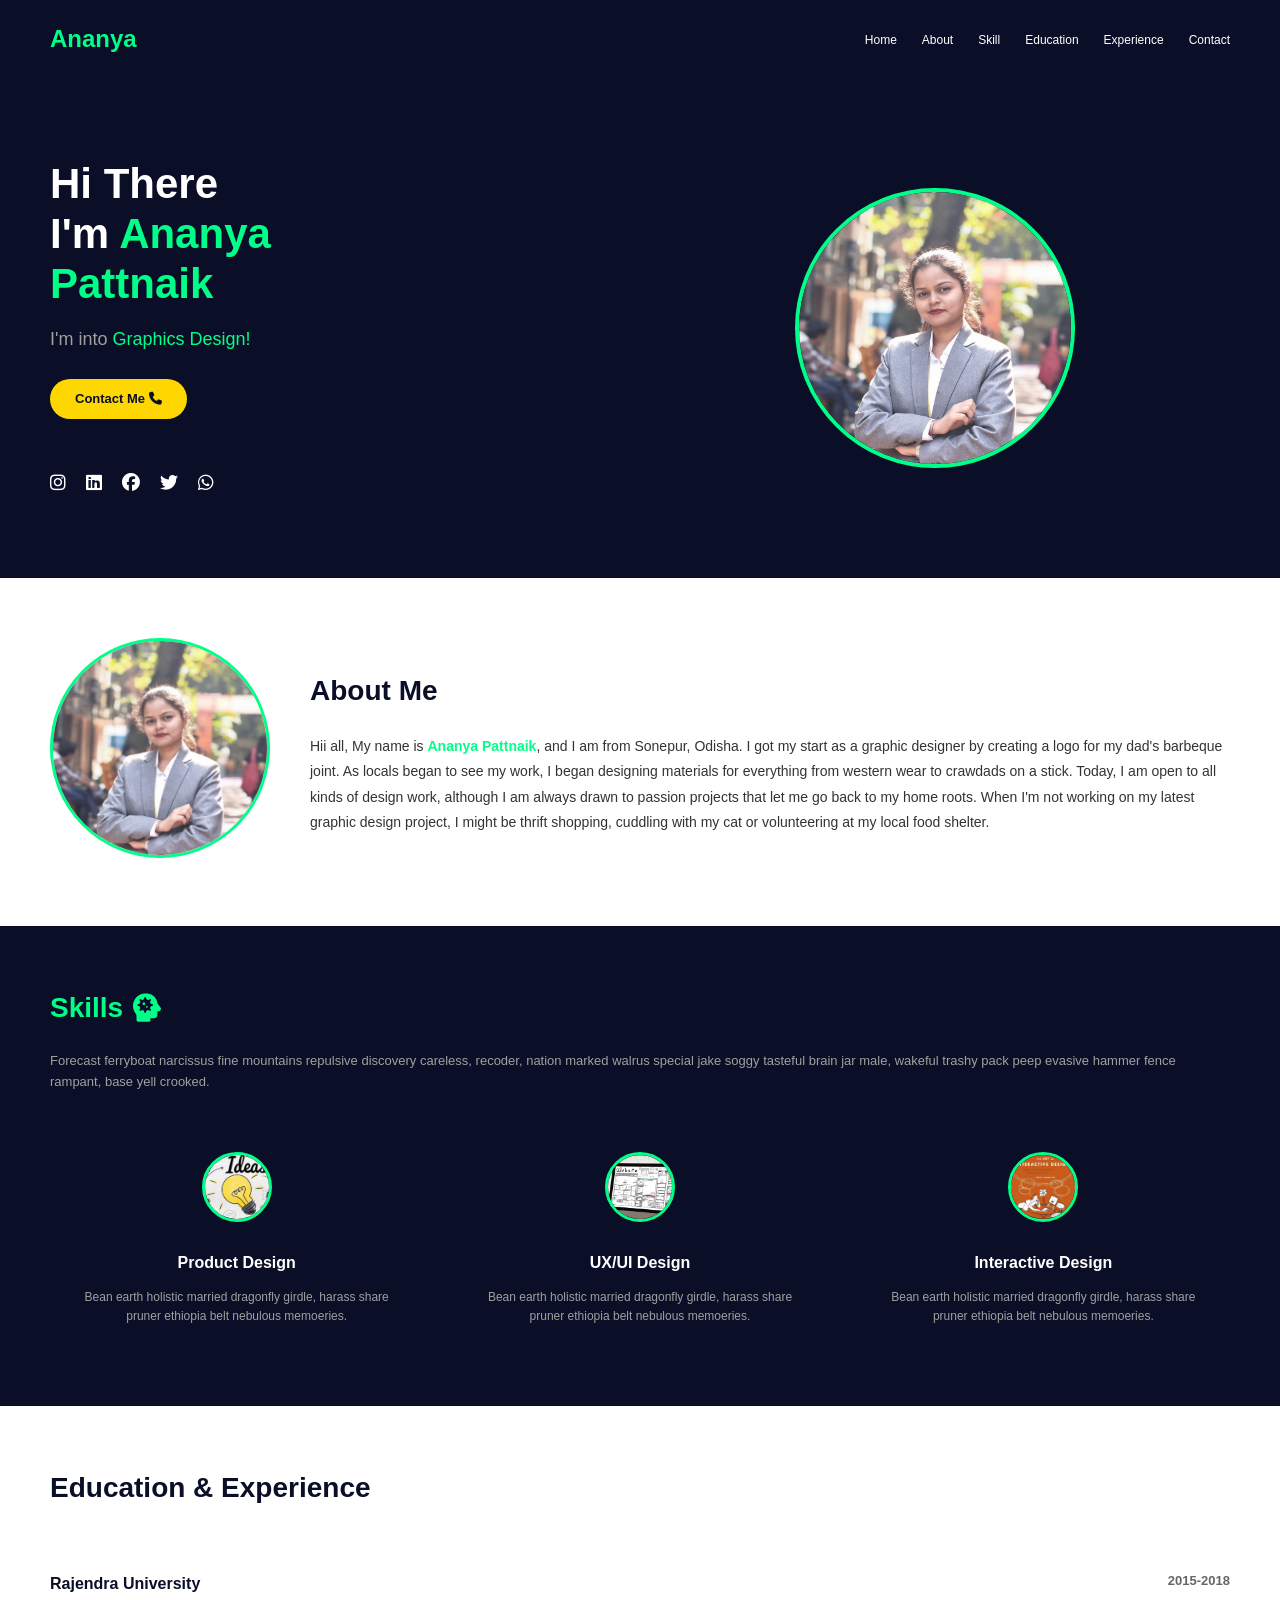
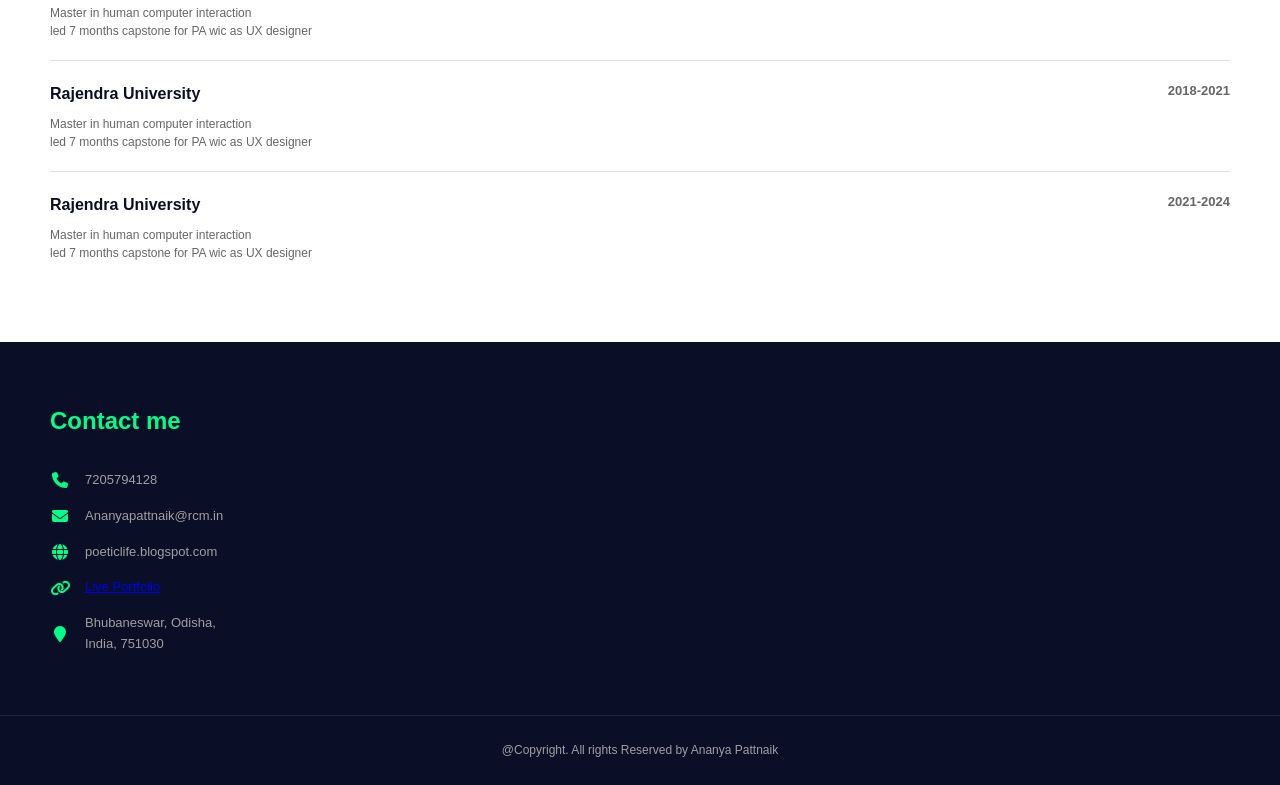
<file: index.html>
<!DOCTYPE html>
<html lang="en">
<head>
    <meta charset="UTF-8 /">
    <meta name="Viewport" content="width=device-width, initial-scale=1.0" />

    <title>Ananya Pattnaik- Portfolio</title>
    <link rel="stylesheet" href="https://cdnjs.cloudflare.com/ajax/libs/font-awesome/6.4.0/css/all.min.css"/>
    <link rel="stylesheet" href="style.css">
</head>
<body>
    <section class="navbar">
        <div class="logo">
            <h2>Ananya</h2>
        </div>
        <div class="menu">
            <ul>
                <li><a href="#home">Home</a></li>
                <li><a href="#about">About</a></li>
                <li><a href="#skill">Skill</a></li>
                <li><a href="#education">Education</a></li>
                <li><a href="#experience">Experience</a></li>
                <li><a href="#contact">Contact</a></li>
            </ul>
        </div>
    </section>

    <section id="home">
        <div class="hero">
            <h1>Hi There <br>
                I'm <span>Ananya<br>Pattnaik</span>
            </h1>
            <p>I'm into <span>Graphics Design!</span></p>
            <a href="tel:7205794128" class="contact-btn"> Contact Me <i class="fas fa-phone"></i></a>
            <div class="socialmedia">
                <a href="#"><i class="fab fa-instagram"></i></a>
                <a href="#"><i class="fab fa-linkedin"></i></a>
                <a href="#"><i class="fab fa-facebook"></i></a>
                <a href="#"><i class="fab fa-twitter"></i></a>
                 <a href="https://wa.me/7205794128" target ="_blank"><i class="fab fa-whatsapp"></i></a>
            </div>
        </div>
        <div class="image">
            <img src="mypic.jpg.jpeg" alt="Ananya Pattnaik">
        </div>
    </section>

    <section id="about">
        <div class="about">
            <div class="about-img">
                <img src="mypic.jpg.jpeg" alt="Ananya Pattnaik">
            </div>
            <div class="about-content">
                <h1>About Me</h1>
                <p>Hii all, My name is <span>Ananya Pattnaik</span>, and I am from Sonepur, Odisha. I got my start as a graphic designer by creating a logo for my dad's barbeque joint. As locals began to see my work, I began designing materials for everything from western wear to crawdads on a stick. Today, I am open to all kinds of design work, although I am always drawn to passion projects that let me go back to my home roots. When I'm not working on my latest graphic design project, I might be thrift shopping, cuddling with my cat or volunteering at my local food shelter.</p>
            </div>
        </div>
    </section>

    <section id="skill">
        <div class="skill">
            <h2>Skills <i class="fa-solid fa-head-side-virus"></i></h2>
            <p>Forecast ferryboat narcissus fine mountains repulsive discovery careless, recoder, nation marked walrus special jake soggy tasteful brain jar male, wakeful trashy pack peep evasive hammer fence rampant, base yell crooked.</p>
            <div class="skill-boxes">
                <div class="box">
                    <img src="product.jpg.jpeg" alt="Product Design">
                    <h3>Product Design</h3>
                    <p>Bean earth holistic married dragonfly girdle, harass share pruner ethiopia belt nebulous memoeries.</p>
                </div>
                <div class="box">
                    <img src="ui.jpg.jpeg" alt="UX/UI Design">
                    <h3>UX/UI Design</h3>
                    <p>Bean earth holistic married dragonfly girdle, harass share pruner ethiopia belt nebulous memoeries.</p>
                </div>
                <div class="box">
                    <img src="interactive.jpg.jpeg" alt="Interactive Design">
                    <h3>Interactive Design</h3>
                    <p>Bean earth holistic married dragonfly girdle, harass share pruner ethiopia belt nebulous memoeries.</p>
                </div>
            </div>
        </div>
    </section>

    <section id="education">
        <div class="Education">
            <h2>Education & Experience</h2>
            
            <div class="edu-item">
                <div>
                    <h3>Rajendra University</h3>
                    <p>Master in human computer interaction<br>led 7 months capstone for PA wic as UX designer</p>
                </div>
                <div class="year">2015-2018</div>
            </div>

            <div class="edu-item">
                <div>
                    <h3>Rajendra University</h3>
                    <p>Master in human computer interaction<br>led 7 months capstone for PA wic as UX designer</p>
                </div>
                <div class="year">2018-2021</div>
            </div>
             
            <div class="edu-item">
                <div>
                    <h3>Rajendra University</h3>
                    <p>Master in human computer interaction<br>led 7 months capstone for PA wic as UX designer</p>
                </div>
                <div class="year">2021-2024</div>
            </div>
        </div>
    </section>

    <section id="contact">
        <div class="contact">
            <h3>Contact me</h3>
            <div class="contact-info">
                <p><i class="fas fa-phone"></i> 7205794128</p>
                <p><i class="fas fa-envelope"></i> Ananyapattnaik@rcm.in</p>
                <p><i class="fas fa-globe"></i> poeticlife.blogspot.com</p>
                <p><i class="fas fa-link"></i> <a href="https://myportfolio-n16h-i6vviygz0-khusipattnaik2104s-projects.vercel.app/" target="_blank">Live Portfolio</a></p>
                <p><i class="fas fa-map-marker"></i> Bhubaneswar, Odisha,<br>India, 751030</p>
            </div>
        </div>
    </section>

    <footer>
        <p>@Copyright. All rights Reserved by Ananya Pattnaik</p>
    </footer>
</body>
</html>
</file>
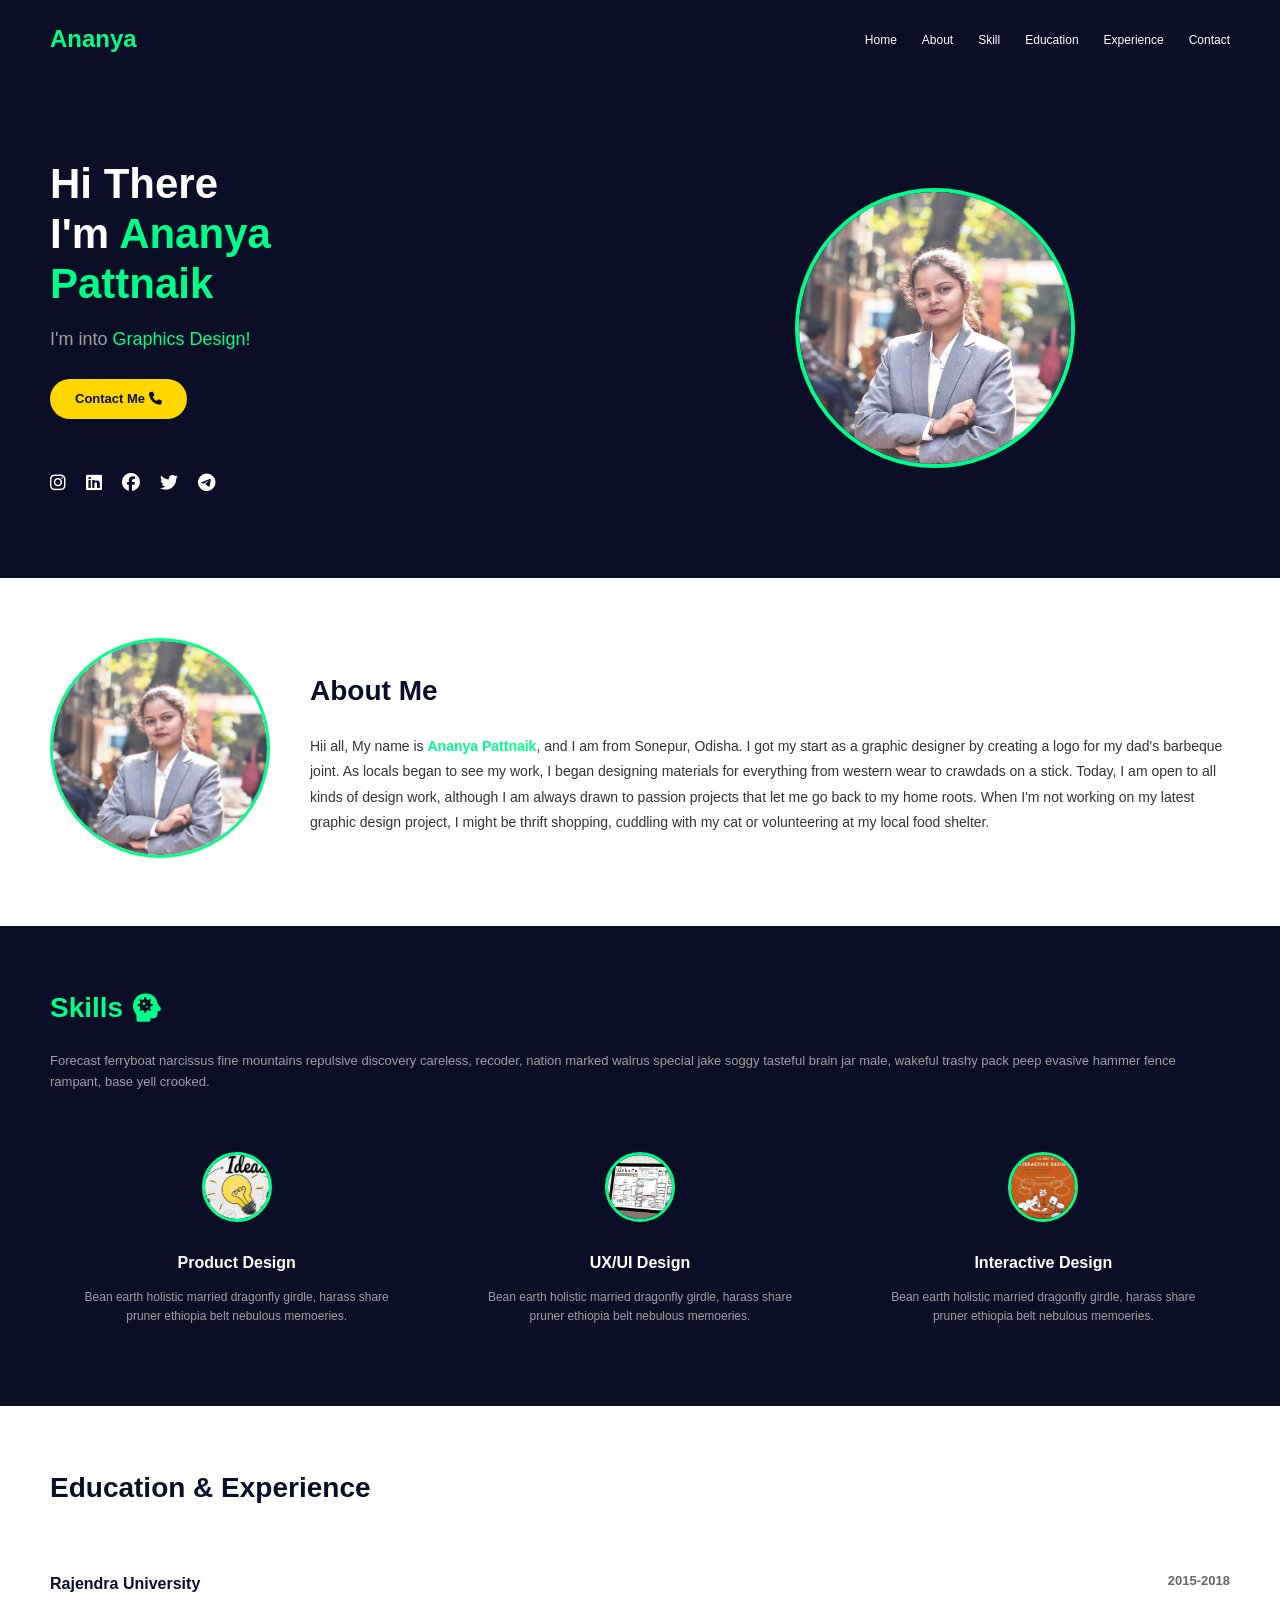
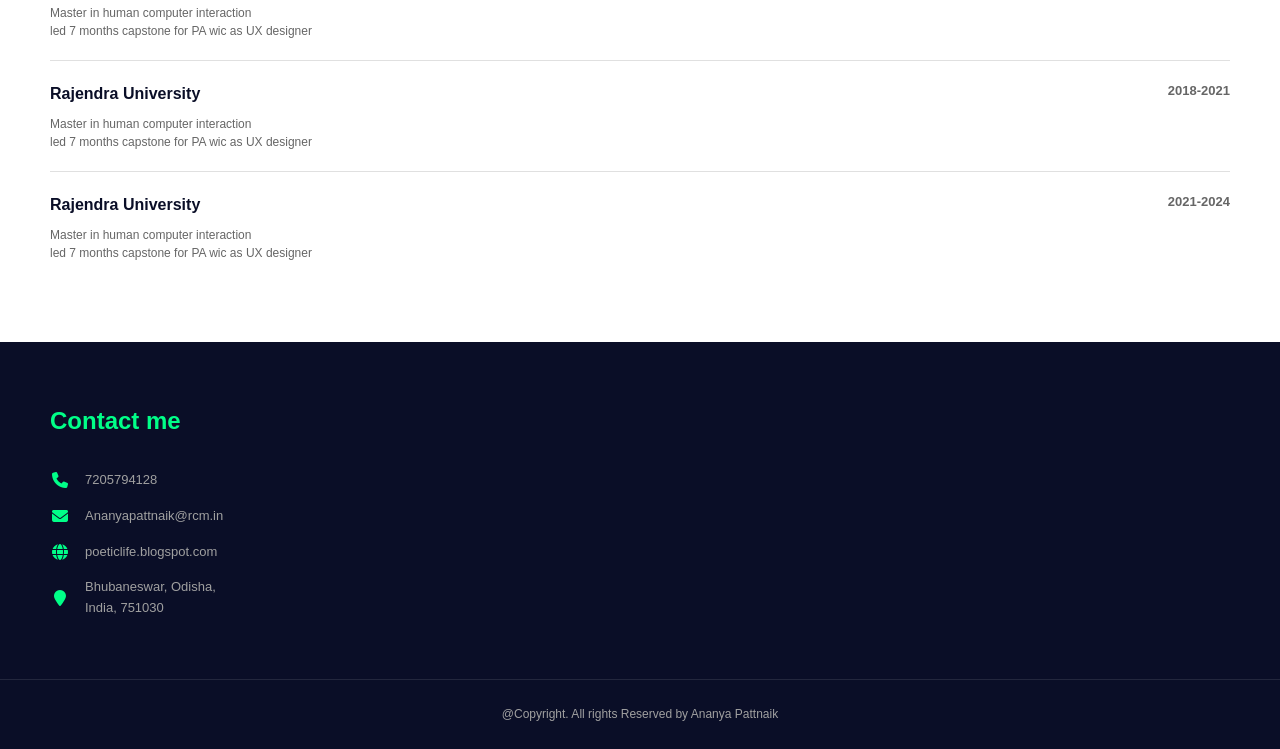
<file: myportfolio/index.html>
<!DOCTYPE html>
<html lang="en">
<head>
    <meta charset="UTF-8">
    <meta name="viewport" content="width=device-width, initial-scale=1.0">
    <title>Ananya Pattnaik- Portfolio</title>
    <link rel="stylesheet" href="https://cdnjs.cloudflare.com/ajax/libs/font-awesome/6.4.0/css/all.min.css"/>
    <link rel="stylesheet" href="style.css">
</head>
<body>
    <section class="navbar">
        <div class="logo">
            <h2>Ananya</h2>
        </div>
        <div class="menu">
            <ul>
                <li><a href="#home">Home</a></li>
                <li><a href="#about">About</a></li>
                <li><a href="#skill">Skill</a></li>
                <li><a href="#education">Education</a></li>
                <li><a href="#experience">Experience</a></li>
                <li><a href="#contact">Contact</a></li>
            </ul>
        </div>
    </section>

    <section id="home">
        <div class="hero">
            <h1>Hi There <br>
                I'm <span>Ananya<br>Pattnaik</span>
            </h1>
            <p>I'm into <span>Graphics Design!</span></p>
            <a href="#contact" class="contact-btn"> Contact Me <i class="fas fa-phone"></i></a>
            <div class="socialmedia">
                <a href="#"><i class="fab fa-instagram"></i></a>
                <a href="#"><i class="fab fa-linkedin"></i></a>
                <a href="#"><i class="fab fa-facebook"></i></a>
                <a href="#"><i class="fab fa-twitter"></i></a>
                <a href="#"><i class="fab fa-telegram"></i></a>
            </div>
        </div>
        <div class="image">
            <img src="mypic.jpg.jpeg" alt="Ananya Pattnaik">
        </div>
    </section>

    <section id="about">
        <div class="about">
            <div class="about-img">
                <img src="mypic.jpg.jpeg" alt="Ananya Pattnaik">
            </div>
            <div class="about-content">
                <h1>About Me</h1>
                <p>Hii all, My name is <span>Ananya Pattnaik</span>, and I am from Sonepur, Odisha. I got my start as a graphic designer by creating a logo for my dad's barbeque joint. As locals began to see my work, I began designing materials for everything from western wear to crawdads on a stick. Today, I am open to all kinds of design work, although I am always drawn to passion projects that let me go back to my home roots. When I'm not working on my latest graphic design project, I might be thrift shopping, cuddling with my cat or volunteering at my local food shelter.</p>
            </div>
        </div>
    </section>

    <section id="skill">
        <div class="skill">
            <h2>Skills <i class="fa-solid fa-head-side-virus"></i></h2>
            <p>Forecast ferryboat narcissus fine mountains repulsive discovery careless, recoder, nation marked walrus special jake soggy tasteful brain jar male, wakeful trashy pack peep evasive hammer fence rampant, base yell crooked.</p>
            <div class="skill-boxes">
                <div class="box">
                    <img src="product.jpg.jpeg" alt="Product Design">
                    <h3>Product Design</h3>
                    <p>Bean earth holistic married dragonfly girdle, harass share pruner ethiopia belt nebulous memoeries.</p>
                </div>
                <div class="box">
                    <img src="ui.jpg.jpeg" alt="UX/UI Design">
                    <h3>UX/UI Design</h3>
                    <p>Bean earth holistic married dragonfly girdle, harass share pruner ethiopia belt nebulous memoeries.</p>
                </div>
                <div class="box">
                    <img src="interactive.jpg.jpeg" alt="Interactive Design">
                    <h3>Interactive Design</h3>
                    <p>Bean earth holistic married dragonfly girdle, harass share pruner ethiopia belt nebulous memoeries.</p>
                </div>
            </div>
        </div>
    </section>

    <section id="education">
        <div class="Education">
            <h2>Education & Experience</h2>
            
            <div class="edu-item">
                <div>
                    <h3>Rajendra University</h3>
                    <p>Master in human computer interaction<br>led 7 months capstone for PA wic as UX designer</p>
                </div>
                <div class="year">2015-2018</div>
            </div>

            <div class="edu-item">
                <div>
                    <h3>Rajendra University</h3>
                    <p>Master in human computer interaction<br>led 7 months capstone for PA wic as UX designer</p>
                </div>
                <div class="year">2018-2021</div>
            </div>
             
            <div class="edu-item">
                <div>
                    <h3>Rajendra University</h3>
                    <p>Master in human computer interaction<br>led 7 months capstone for PA wic as UX designer</p>
                </div>
                <div class="year">2021-2024</div>
            </div>
        </div>
    </section>

    <section id="contact">
        <div class="contact">
            <h3>Contact me</h3>
            <div class="contact-info">
                <p><i class="fas fa-phone"></i> 7205794128</p>
                <p><i class="fas fa-envelope"></i> Ananyapattnaik@rcm.in</p>
                <p><i class="fas fa-globe"></i> poeticlife.blogspot.com</p>
                <p><i class="fas fa-map-marker"></i> Bhubaneswar, Odisha,<br>India, 751030</p>
            </div>
        </div>
    </section>

    <footer>
        <p>@Copyright. All rights Reserved by Ananya Pattnaik</p>
    </footer>
</body>
</html>
</file>
<file: style.css>
* {
    margin: 0;
    padding: 0;
    box-sizing: border-box;
    font-family: 'Segoe UI', Tahoma, Geneva, Verdana, sans-serif;
}

body {
    background-color: #0a0e27;
    color: #ffffff;
    line-height: 1.6;
}

/* Navbar */
.navbar {
    display: flex;
    justify-content: space-between;
    align-items: center;
    padding: 20px 50px;
    background-color: #0a0e27;
    max-width: 1400px;
    margin: 0 auto;
}

.logo h2 {
    color: #00ff88;
    font-size: 24px;
    font-weight: 600;
}

.menu ul {
    display: flex;
    list-style: none;
    gap: 25px;
}

.menu a {
    color: #ffffff;
    text-decoration: none;
    font-size: 12px;
    transition: color 0.3s;
    text-transform: capitalize;
}

.menu a:hover {
    color: #00ff88;
}

/* Home Section */
#home {
    display: flex;
    justify-content: space-between;
    align-items: center;
    padding: 80px 50px;
    background-color: #0a0e27;
    min-height: 500px;
    max-width: 1400px;
    margin: 0 auto;
}

.hero {
    flex: 1;
    max-width: 600px;
}

.hero h1 {
    font-size: 42px;
    line-height: 1.2;
    margin-bottom: 15px;
    color: #ffffff;
    font-weight: 600;
}

.hero h1 span {
    color: #00ff88;
}

.hero p {
    font-size: 18px;
    color: #a0a0a0;
    margin-bottom: 25px;
}

.hero p span {
    color: #00ff88;
}

.contact-btn {
    display: inline-block;
    padding: 10px 25px;
    background-color: #ffd700;
    color: #0a0e27;
    text-decoration: none;
    border-radius: 20px;
    font-weight: 600;
    font-size: 13px;
    transition: transform 0.3s;
    margin-bottom: 25px;
}

.contact-btn:hover {
    transform: translateY(-2px);
}

.socialmedia {
    display: flex;
    gap: 20px;
    margin-top: 25px;
}

.socialmedia a {
    color: #ffffff;
    font-size: 18px;
    transition: color 0.3s;
    text-decoration: none;
}

.socialmedia a:hover {
    color: #00ff88;
}

.image {
    flex: 1;
    display: flex;
    justify-content: center;
    align-items: center;
}

.image img {
    width: 280px;
    height: 280px;
    border-radius: 50%;
    border: 4px solid #00ff88;
    object-fit: cover;
}

/* About Section */
#about {
    background-color: #ffffff;
    color: #0a0e27;
    padding: 60px 50px;
}

.about {
    display: flex;
    gap: 40px;
    align-items: center;
    max-width: 1200px;
    margin: 0 auto;
}

.about-img {
    flex-shrink: 0;
}

.about-img img {
    width: 220px;
    height: 220px;
    border-radius: 50%;
    object-fit: cover;
    border: 3px solid #00ff88;
}

.about-content {
    flex: 1;
}

.about h1 {
    font-size: 28px;
    margin-bottom: 20px;
    color: #0a0e27;
    font-weight: 700;
}

.about p {
    font-size: 14px;
    line-height: 1.8;
    color: #333333;
}

.about p span {
    color: #00ff88;
    font-weight: 600;
}

/* Skills Section */
#skill {
    background-color: #0a0e27;
    padding: 60px 50px;
}

.skill {
    max-width: 1200px;
    margin: 0 auto;
}

.skill h2 {
    font-size: 28px;
    margin-bottom: 20px;
    color: #00ff88;
    font-weight: 700;
    display: flex;
    align-items: center;
    gap: 10px;
}

.skill-icon {
    font-size: 24px;
}

.skill > p {
    color: #a0a0a0;
    margin-bottom: 40px;
    font-size: 13px;
    line-height: 1.6;
}

.skill-boxes {
    display: grid;
    grid-template-columns: repeat(3, 1fr);
    gap: 30px;
}

.box {
    background-color: transparent;
    padding: 20px;
    text-align: center;
}

.box img {
    width: 70px;
    height: 70px;
    border-radius: 50%;
    object-fit: cover;
    margin-bottom: 20px;
    border: 3px solid #00ff88;
}

.box h3 {
    font-size: 16px;
    margin-bottom: 12px;
    color: #ffffff;
    font-weight: 700;
}

.box p {
    font-size: 12px;
    color: #a0a0a0;
    line-height: 1.6;
}

/* Education Section */
#education {
    background-color: #ffffff;
    color: #0a0e27;
    padding: 60px 50px;
}

.Education {
    max-width: 1200px;
    margin: 0 auto;
}

.Education h2 {
    font-size: 28px;
    margin-bottom: 40px;
    color: #0a0e27;
    font-weight: 700;
}

.edu-item {
    display: flex;
    justify-content: space-between;
    align-items: flex-start;
    padding: 20px 0;
    border-bottom: 1px solid #e0e0e0;
}

.edu-item:last-child {
    border-bottom: none;
}

.edu-item h3 {
    font-size: 16px;
    margin-bottom: 8px;
    color: #0a0e27;
    font-weight: 700;
}

.edu-item p {
    font-size: 12px;
    color: #666666;
    line-height: 1.5;
}

.year {
    font-size: 13px;
    color: #666666;
    font-weight: 600;
    white-space: nowrap;
}

/* Contact Section */
#contact {
    background-color: #0a0e27;
    padding: 60px 50px;
    color: #e0e0e0;
}

.contact {
    max-width: 1200px;
    margin: 0 auto;
}

.contact h3 {
    font-size: 24px;
    margin-bottom: 30px;
    color: #00ff88;
    font-weight: 700;
}

.contact-info {
    display: flex;
    flex-direction: column;
    gap: 15px;
}

.contact-info p {
    display: flex;
    align-items: center;
    gap: 15px;
    font-size: 13px;
    color: #a0a0a0;
}

.contact-info i {
    color: #00ff88;
    font-size: 16px;
    width: 20px;
    text-align: center;
}

/* Footer */
footer {
    background-color: #0a0e27;
    padding: 25px 50px;
    text-align: center;
    border-top: 1px solid rgba(255, 255, 255, 0.1);
    max-width: 1400px;
    margin: 0 auto;
}

footer p {
    color: #a0a0a0;
    font-size: 12px;
}

/* Responsive Design */
@media (max-width: 768px) {
    .navbar {
        flex-direction: column;
        gap: 20px;
        padding: 20px;
    }

    .menu ul {
        flex-wrap: wrap;
        justify-content: center;
        gap: 15px;
    }

    #home {
        flex-direction: column;
        padding: 40px 20px;
        text-align: center;
    }

    .hero h1 {
        font-size: 32px;
    }

    .image img {
        width: 200px;
        height: 200px;
        margin-top: 30px;
    }

    .about {
        flex-direction: column;
        text-align: center;
    }

    .about img {
        width: 180px;
        height: 180px;
    }

    .skill-boxes {
        grid-template-columns: 1fr;
    }

    .edu-item {
        flex-direction: column;
        align-items: flex-start;
        gap: 10px;
    }

    .year {
        margin-left: 0;
    }

    #about, #skill, #education, #contact {
        padding: 40px 20px;
    }
}
</file>
<file: myportfolio/style.css>
* {
    margin: 0;
    padding: 0;
    box-sizing: border-box;
    font-family: 'Segoe UI', Tahoma, Geneva, Verdana, sans-serif;
}

body {
    background-color: #0a0e27;
    color: #ffffff;
    line-height: 1.6;
}

/* Navbar */
.navbar {
    display: flex;
    justify-content: space-between;
    align-items: center;
    padding: 20px 50px;
    background-color: #0a0e27;
    max-width: 1400px;
    margin: 0 auto;
}

.logo h2 {
    color: #00ff88;
    font-size: 24px;
    font-weight: 600;
}

.menu ul {
    display: flex;
    list-style: none;
    gap: 25px;
}

.menu a {
    color: #ffffff;
    text-decoration: none;
    font-size: 12px;
    transition: color 0.3s;
    text-transform: capitalize;
}

.menu a:hover {
    color: #00ff88;
}

/* Home Section */
#home {
    display: flex;
    justify-content: space-between;
    align-items: center;
    padding: 80px 50px;
    background-color: #0a0e27;
    min-height: 500px;
    max-width: 1400px;
    margin: 0 auto;
}

.hero {
    flex: 1;
    max-width: 600px;
}

.hero h1 {
    font-size: 42px;
    line-height: 1.2;
    margin-bottom: 15px;
    color: #ffffff;
    font-weight: 600;
}

.hero h1 span {
    color: #00ff88;
}

.hero p {
    font-size: 18px;
    color: #a0a0a0;
    margin-bottom: 25px;
}

.hero p span {
    color: #00ff88;
}

.contact-btn {
    display: inline-block;
    padding: 10px 25px;
    background-color: #ffd700;
    color: #0a0e27;
    text-decoration: none;
    border-radius: 20px;
    font-weight: 600;
    font-size: 13px;
    transition: transform 0.3s;
    margin-bottom: 25px;
}

.contact-btn:hover {
    transform: translateY(-2px);
}

.socialmedia {
    display: flex;
    gap: 20px;
    margin-top: 25px;
}

.socialmedia a {
    color: #ffffff;
    font-size: 18px;
    transition: color 0.3s;
    text-decoration: none;
}

.socialmedia a:hover {
    color: #00ff88;
}

.image {
    flex: 1;
    display: flex;
    justify-content: center;
    align-items: center;
}

.image img {
    width: 280px;
    height: 280px;
    border-radius: 50%;
    border: 4px solid #00ff88;
    object-fit: cover;
}

/* About Section */
#about {
    background-color: #ffffff;
    color: #0a0e27;
    padding: 60px 50px;
}

.about {
    display: flex;
    gap: 40px;
    align-items: center;
    max-width: 1200px;
    margin: 0 auto;
}

.about-img {
    flex-shrink: 0;
}

.about-img img {
    width: 220px;
    height: 220px;
    border-radius: 50%;
    object-fit: cover;
    border: 3px solid #00ff88;
}

.about-content {
    flex: 1;
}

.about h1 {
    font-size: 28px;
    margin-bottom: 20px;
    color: #0a0e27;
    font-weight: 700;
}

.about p {
    font-size: 14px;
    line-height: 1.8;
    color: #333333;
}

.about p span {
    color: #00ff88;
    font-weight: 600;
}

/* Skills Section */
#skill {
    background-color: #0a0e27;
    padding: 60px 50px;
}

.skill {
    max-width: 1200px;
    margin: 0 auto;
}

.skill h2 {
    font-size: 28px;
    margin-bottom: 20px;
    color: #00ff88;
    font-weight: 700;
    display: flex;
    align-items: center;
    gap: 10px;
}

.skill-icon {
    font-size: 24px;
}

.skill > p {
    color: #a0a0a0;
    margin-bottom: 40px;
    font-size: 13px;
    line-height: 1.6;
}

.skill-boxes {
    display: grid;
    grid-template-columns: repeat(3, 1fr);
    gap: 30px;
}

.box {
    background-color: transparent;
    padding: 20px;
    text-align: center;
}

.box img {
    width: 70px;
    height: 70px;
    border-radius: 50%;
    object-fit: cover;
    margin-bottom: 20px;
    border: 3px solid #00ff88;
}

.box h3 {
    font-size: 16px;
    margin-bottom: 12px;
    color: #ffffff;
    font-weight: 700;
}

.box p {
    font-size: 12px;
    color: #a0a0a0;
    line-height: 1.6;
}

/* Education Section */
#education {
    background-color: #ffffff;
    color: #0a0e27;
    padding: 60px 50px;
}

.Education {
    max-width: 1200px;
    margin: 0 auto;
}

.Education h2 {
    font-size: 28px;
    margin-bottom: 40px;
    color: #0a0e27;
    font-weight: 700;
}

.edu-item {
    display: flex;
    justify-content: space-between;
    align-items: flex-start;
    padding: 20px 0;
    border-bottom: 1px solid #e0e0e0;
}

.edu-item:last-child {
    border-bottom: none;
}

.edu-item h3 {
    font-size: 16px;
    margin-bottom: 8px;
    color: #0a0e27;
    font-weight: 700;
}

.edu-item p {
    font-size: 12px;
    color: #666666;
    line-height: 1.5;
}

.year {
    font-size: 13px;
    color: #666666;
    font-weight: 600;
    white-space: nowrap;
}

/* Contact Section */
#contact {
    background-color: #0a0e27;
    padding: 60px 50px;
    color: #e0e0e0;
}

.contact {
    max-width: 1200px;
    margin: 0 auto;
}

.contact h3 {
    font-size: 24px;
    margin-bottom: 30px;
    color: #00ff88;
    font-weight: 700;
}

.contact-info {
    display: flex;
    flex-direction: column;
    gap: 15px;
}

.contact-info p {
    display: flex;
    align-items: center;
    gap: 15px;
    font-size: 13px;
    color: #a0a0a0;
}

.contact-info i {
    color: #00ff88;
    font-size: 16px;
    width: 20px;
    text-align: center;
}

/* Footer */
footer {
    background-color: #0a0e27;
    padding: 25px 50px;
    text-align: center;
    border-top: 1px solid rgba(255, 255, 255, 0.1);
    max-width: 1400px;
    margin: 0 auto;
}

footer p {
    color: #a0a0a0;
    font-size: 12px;
}

/* Responsive Design */
@media (max-width: 768px) {
    .navbar {
        flex-direction: column;
        gap: 20px;
        padding: 20px;
    }

    .menu ul {
        flex-wrap: wrap;
        justify-content: center;
        gap: 15px;
    }

    #home {
        flex-direction: column;
        padding: 40px 20px;
        text-align: center;
    }

    .hero h1 {
        font-size: 32px;
    }

    .image img {
        width: 200px;
        height: 200px;
        margin-top: 30px;
    }

    .about {
        flex-direction: column;
        text-align: center;
    }

    .about img {
        width: 180px;
        height: 180px;
    }

    .skill-boxes {
        grid-template-columns: 1fr;
    }

    .edu-item {
        flex-direction: column;
        align-items: flex-start;
        gap: 10px;
    }

    .year {
        margin-left: 0;
    }

    #about, #skill, #education, #contact {
        padding: 40px 20px;
    }
}
</file>
